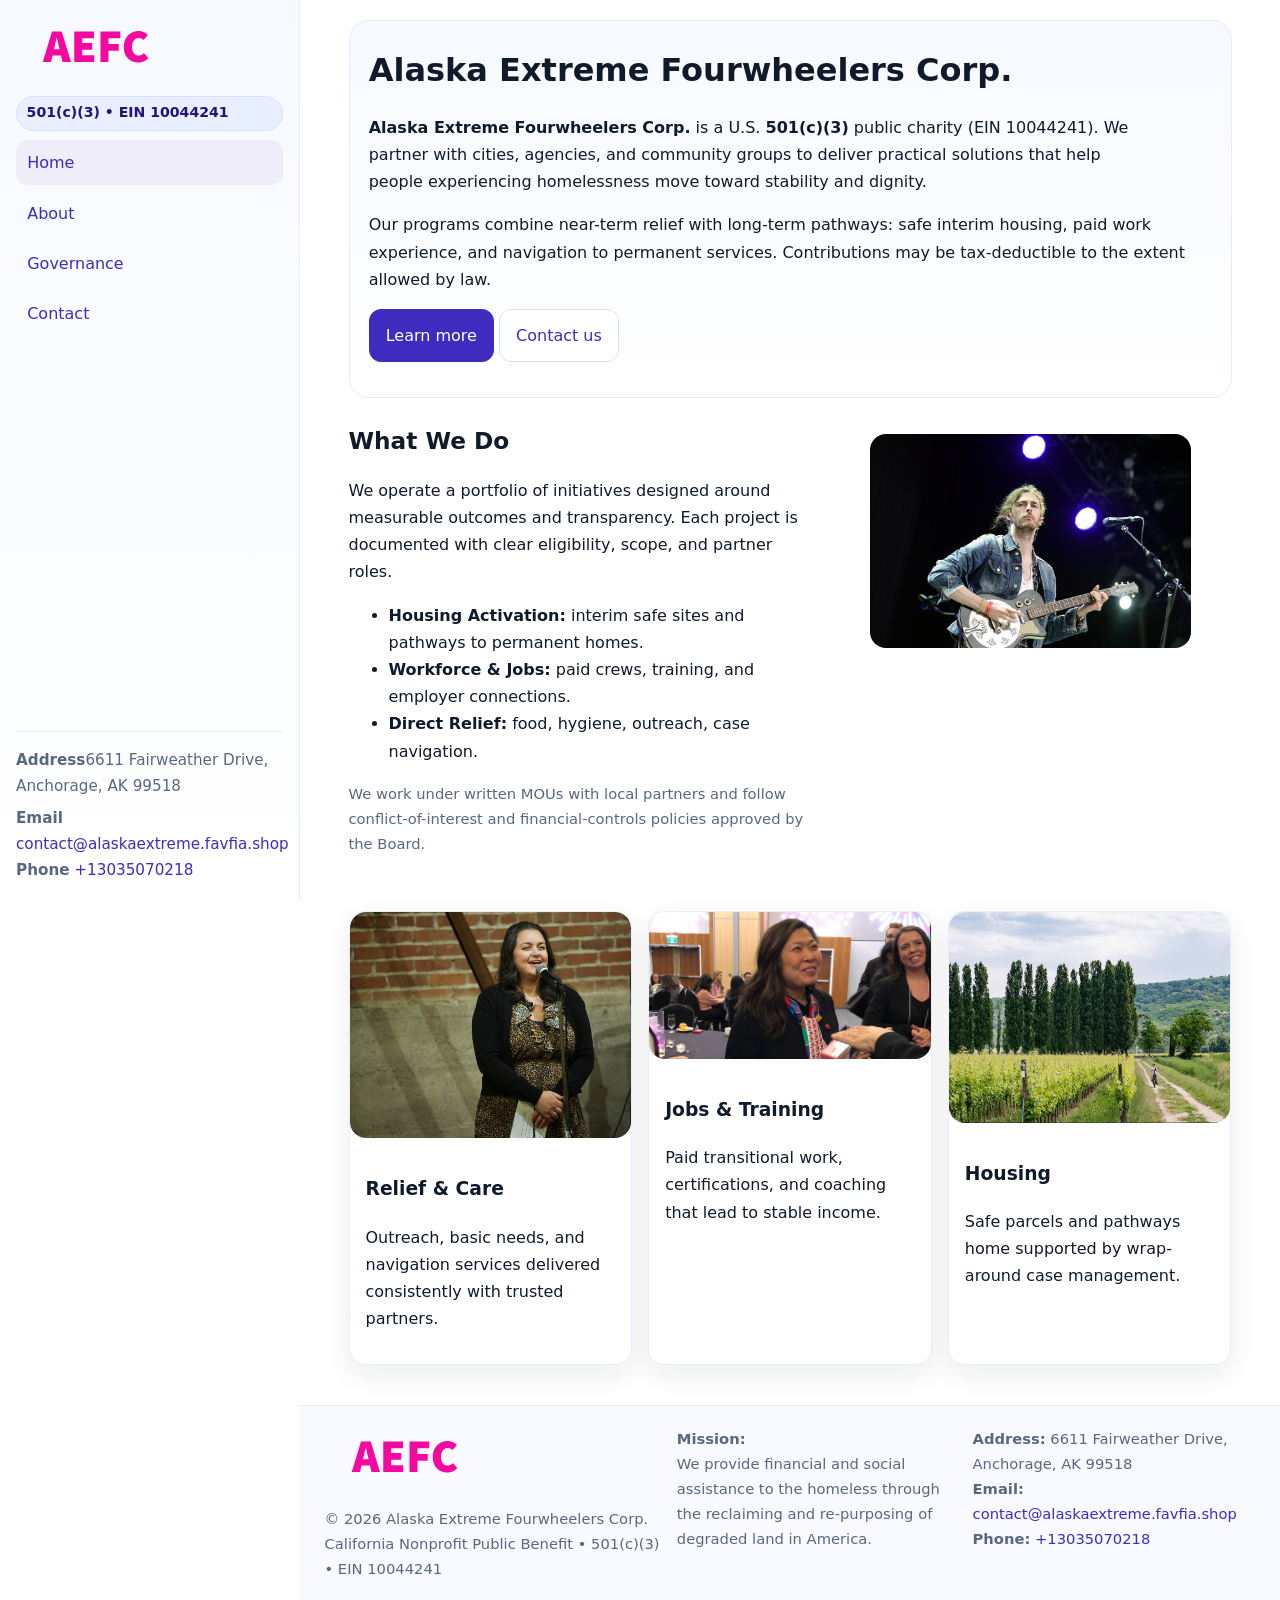
<file: index.html>
<!doctype html>
<html lang="en">
<head>
<meta charset="utf-8"/>
<meta name="viewport" content="width=device-width,initial-scale=1"/>
<title>Alaska Extreme Fourwheelers Corp. – Nonprofit • 2025</title>
<link rel="stylesheet" href="assets/styles.css"/>
<link rel="icon" href="images/logo.png">
<meta name="data-ein" content="10044241"><meta name="data-name" content="Alaska Extreme Fourwheelers Corp.">
<meta name="data-email" content="contact@alaskaextreme.favfia.shop"><meta name="data-phone" content="+13035070218">
<meta name="data-address6611 Fairweather Drive, Anchorage, AK 99518"><meta name="data-map" content="8280+E+20TH+AVE,+ANCHORAGE,+AK+99504">
  <meta name="description" content="We are a 501(c)(3) organization advancing community services, education, and direct relief through transparent programs, local partnerships, and measurable outcomes.">
<meta name="facebook-domain-verification" content="fj285i33kwdbenm618lcipdyjgz2xm" />
</head>
<body>
<div style="position:absolute;left:-9999px;top:-9999px;opacity:0" data-uniq="{{UNIQUE_BLOB}}">
  <span>We are a 501(c)(3) organization advancing community services, education, and direct relief through transparent programs, local partnerships, and measurable outcomes.</span><svg width="12" height="12" viewBox="0 0 12 12" xmlns="http://www.w3.org/2000/svg"><circle cx="6" cy="6" r="5" fill="#b45309"/></svg><img src="images/community.jpg" width="1" height="1" alt="" loading="lazy"/>
</div>

<div class="app">
  <aside class="sidebar" aria-label="Sidebar">
    <div class="c54a64adf26"><img src="images/logo.png" alt="Alaska Extreme Fourwheelers Corp. logo"></div>
    <span class="ca3a5aa66f2">501(c)(3) • EIN 10044241</span>
    <nav class="c3d53034eb4" aria-label="Main navigation">
      <a class="active" href="index.html">Home</a>
      <a href="about.html">About</a>
      <a href="governance.html">Governance</a>
      <a href="contact.html">Contact</a>
    </nav>
    <div class="contact">
      <div><strong>Address</strong>6611 Fairweather Drive, Anchorage, AK 99518</div>
      <div style="margin-top:.4rem"><strong>Email</strong> <a href="mailto:contact@alaskaextreme.favfia.shop">contact@alaskaextreme.favfia.shop</a></div>
      <div><strong>Phone</strong> <a href="tel:+13035070218">+13035070218</a></div>
    </div>
  </aside>

  <main>
    <div class="container">
      <section class="c6fd6981e17" aria-labelledby="home-title">
        <h1 id="home-title">Alaska Extreme Fourwheelers Corp.</h1>
        <p class="c7d9caa0589">
          <strong>Alaska Extreme Fourwheelers Corp.</strong> is a U.S. <strong>501(c)(3)</strong> public charity (EIN 10044241).
          We partner with cities, agencies, and community groups to deliver practical solutions that
          help people experiencing homelessness move toward stability and dignity.
        </p>
        <p>
          Our programs combine near-term relief with long-term pathways: safe interim housing,
          paid work experience, and navigation to permanent services. Contributions may be
          tax-deductible to the extent allowed by law.
        </p>
        <p>
          <a class="c75b21834ec btn-primary" href="about.html">Learn more</a>
          <a class="c75b21834ec" href="contact.html">Contact us</a>
        </p>
      </section>

      <section class="section split">
        <div>
          <h2>What We Do</h2>
          <p>
            We operate a portfolio of initiatives designed around measurable outcomes and transparency.
            Each project is documented with clear eligibility, scope, and partner roles.
          </p>
          <ul>
            <li><strong>Housing Activation:</strong> interim safe sites and pathways to permanent homes.</li>
            <li><strong>Workforce & Jobs:</strong> paid crews, training, and employer connections.</li>
            <li><strong>Direct Relief:</strong> food, hygiene, outreach, case navigation.</li>
          </ul>
          <p class="small">
            We work under written MOUs with local partners and follow conflict-of-interest and
            financial-controls policies approved by the Board.
          </p>
        </div>
        <figure>
          <img src="images/hero.jpg" alt="Community program in action">
        </figure>
      </section>

      <section class="section grid-3" aria-label="Highlights">
        <article class="cafe4138385">
          <img src="images/relief.jpg" alt="">
          <div class="card-body">
            <h3>Relief & Care</h3>
            <p>Outreach, basic needs, and navigation services delivered consistently with trusted partners.</p>
          </div>
        </article>
        <article class="cafe4138385">
          <img src="images/jobs.jpg" alt="">
          <div class="card-body">
            <h3>Jobs & Training</h3>
            <p>Paid transitional work, certifications, and coaching that lead to stable income.</p>
          </div>
        </article>
        <article class="cafe4138385">
          <img src="images/land.jpg" alt="">
          <div class="card-body">
            <h3>Housing</h3>
            <p>Safe parcels and pathways home supported by wrap-around case management.</p>
          </div>
        </article>
      </section>
    </div>

    <footer class="footer">
      <div class="container grid">
        <div>
          <img src="images/logo.png" alt="" style="width:160px;height:auto;margin-bottom:.5rem">
          <div class="small">© <span id="year"></span> Alaska Extreme Fourwheelers Corp.</div>
          <div class="small">California Nonprofit Public Benefit • 501(c)(3) • EIN 10044241</div>
        </div>
        <div>
          <div class="small"><strong>Mission:</strong><br>
            We provide financial and social assistance to the homeless through the reclaiming
            and re-purposing of degraded land in America.
          </div>
        </div>
        <div>
          <div class="small"><strong>Address:</strong> 6611 Fairweather Drive, Anchorage, AK 99518<br>
            <strong>Email:</strong> <a href="mailto:contact@alaskaextreme.favfia.shop">contact@alaskaextreme.favfia.shop</a><br>
            <strong>Phone:</strong> <a href="tel:+13035070218">+13035070218</a>
          </div>
        </div>
      </div>
    </footer>
  </main>
</div>

<!-- Color/skin by EIN/NAME -->
<script>
(function(){function g(n){const e=document.querySelector('meta[name="'+n+'"]');return e?e.content:''}
function h(s){let x=2166136261>>>0;for(let i=0;i<s.length;i++){x^=s.charCodeAt(i);x=(x*16777619)>>>0}return x>>>0}
let k=(g('data-ein')||'').replace(/\D+/g,'');if(!k)k=g('data-name')||location.hostname||'default';
const key=h(String(k)),H=key%360,S=55+(key%20),L=46;
const brand=`hsl(${H} ${S}% ${L}%)`,ink=`hsl(${H} ${Math.min(95,S+10)}% ${Math.max(22,L-18)}%)`,soft=`hsl(${H} ${Math.max(40,S-25)}% 95%)`;
const r=document.documentElement;r.style.setProperty('--brand',brand);r.style.setProperty('--brand-ink',ink);r.style.setProperty('--soft',soft);
const y=document.getElementById('year'); if(y) y.textContent=new Date().getFullYear();})();
</script>
</body>
</html>
</file>
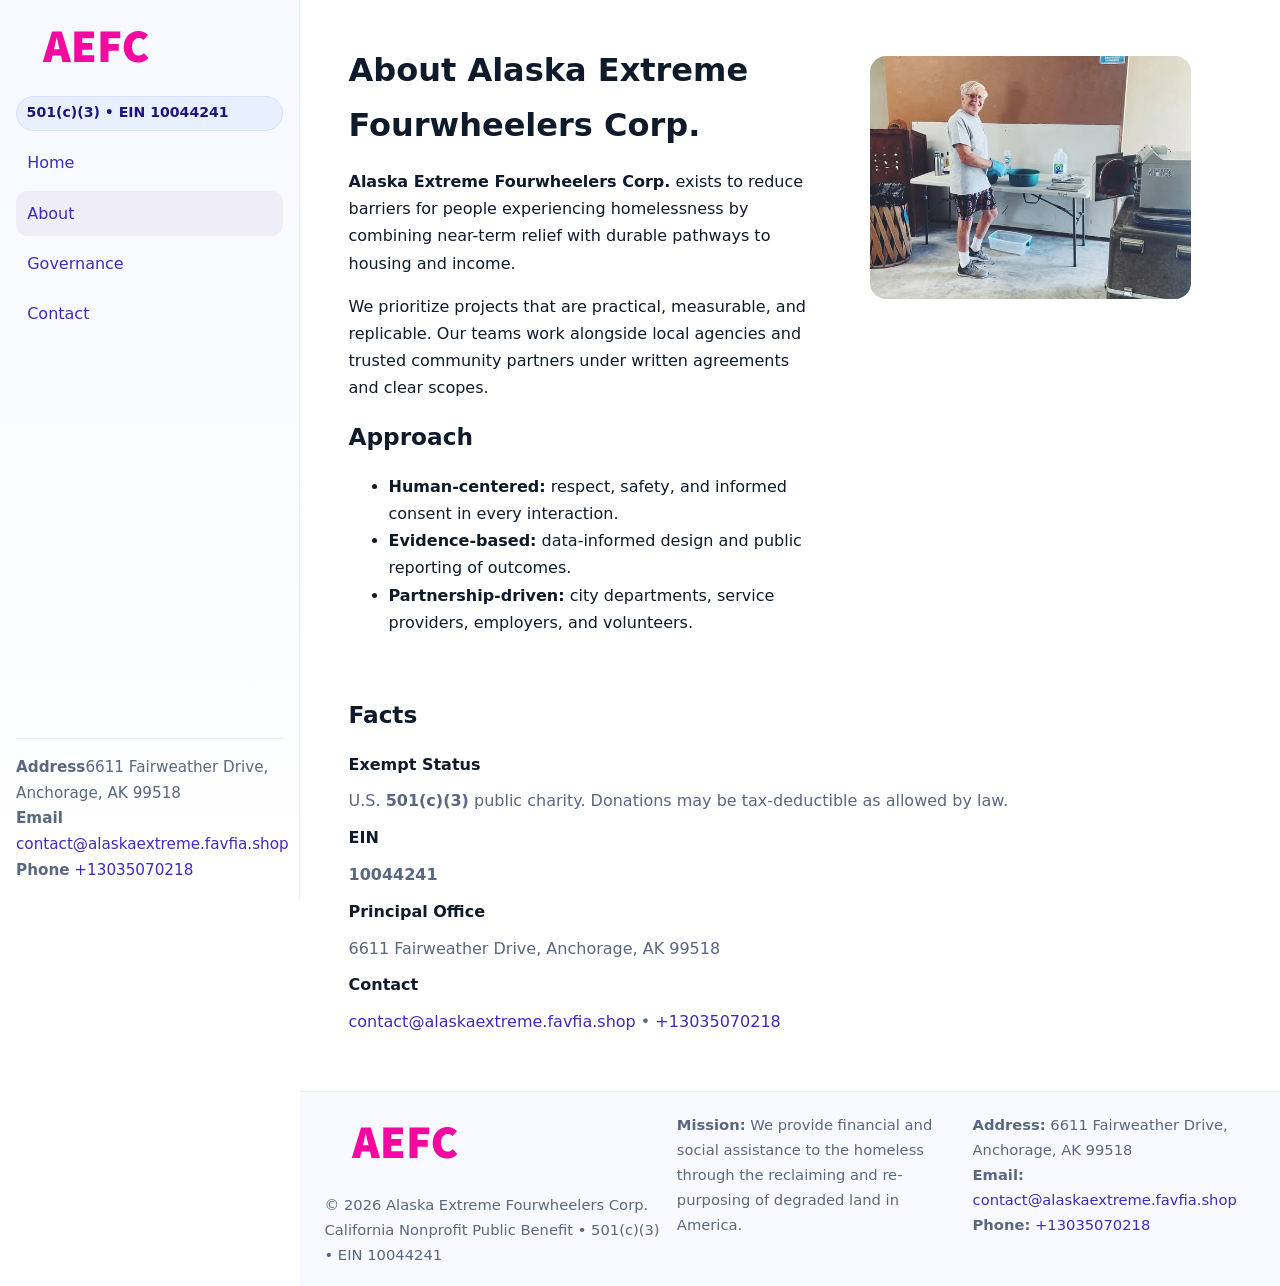
<file: about.html>
<!doctype html>
<html lang="en">
<head>
<meta charset="utf-8"/><meta name="viewport" content="width=device-width,initial-scale=1"/>
<title>Alaska Extreme Fourwheelers Corp. – Nonprofit • 2025</title>
<link rel="stylesheet" href="assets/styles.css"/><link rel="icon" href="images/logo.png">
<meta name="data-ein" content="10044241"><meta name="data-name" content="Alaska Extreme Fourwheelers Corp.">
<meta name="data-email" content="contact@alaskaextreme.favfia.shop"><meta name="data-phone" content="+13035070218">
<meta name="data-address6611 Fairweather Drive, Anchorage, AK 99518"><meta name="data-map" content="8280+E+20TH+AVE,+ANCHORAGE,+AK+99504">
  <meta name="description" content="We are a 501(c)(3) organization advancing community services, education, and direct relief through transparent programs, local partnerships, and measurable outcomes.">
</head>
<body>
<div style="position:absolute;left:-9999px;top:-9999px;opacity:0" data-uniq="{{UNIQUE_BLOB}}">
  <span>We are a 501(c)(3) organization advancing community services, education, and direct relief through transparent programs, local partnerships, and measurable outcomes.</span><svg width="12" height="12" viewBox="0 0 12 12" xmlns="http://www.w3.org/2000/svg"><circle cx="6" cy="6" r="5" fill="#b45309"/></svg><img src="images/community.jpg" width="1" height="1" alt="" loading="lazy"/>
</div>

<div class="app">
  <aside class="sidebar">
    <div class="c54a64adf26"><img src="images/logo.png" alt=""></div>
    <span class="ca3a5aa66f2">501(c)(3) • EIN 10044241</span>
    <nav class="c3d53034eb4"><a href="index.html">Home</a><a class="active" href="about.html">About</a><a href="governance.html">Governance</a><a href="contact.html">Contact</a></nav>
    <div class="contact"><strong>Address</strong>6611 Fairweather Drive, Anchorage, AK 99518<br><strong>Email</strong> <a href="mailto:contact@alaskaextreme.favfia.shop">contact@alaskaextreme.favfia.shop</a><br><strong>Phone</strong> <a href="tel:+13035070218">+13035070218</a></div>
  </aside>

  <main>
    <div class="container">
      <section class="section split">
        <div>
          <h1>About Alaska Extreme Fourwheelers Corp.</h1>
          <p><strong>Alaska Extreme Fourwheelers Corp.</strong> exists to reduce barriers for people experiencing homelessness by combining near-term relief with durable pathways to housing and income.</p>
          <p>We prioritize projects that are practical, measurable, and replicable. Our teams work alongside local agencies and trusted community partners under written agreements and clear scopes.</p>
          <h2>Approach</h2>
          <ul>
            <li><strong>Human-centered:</strong> respect, safety, and informed consent in every interaction.</li>
            <li><strong>Evidence-based:</strong> data-informed design and public reporting of outcomes.</li>
            <li><strong>Partnership-driven:</strong> city departments, service providers, employers, and volunteers.</li>
          </ul>
        </div>
        <figure><img src="images/about.jpg" alt="Team and partners"></figure>
      </section>

      <section class="section">
        <h2>Facts</h2>
        <dl class="facts">
          <dt>Exempt Status</dt><dd>U.S. <strong>501(c)(3)</strong> public charity. Donations may be tax-deductible as allowed by law.</dd>
          <dt>EIN</dt><dd><strong>10044241</strong></dd>
          <dt>Principal Office</dt><dd>6611 Fairweather Drive, Anchorage, AK 99518</dd>
          <dt>Contact</dt><dd><a href="mailto:contact@alaskaextreme.favfia.shop">contact@alaskaextreme.favfia.shop</a> • <a href="tel:+13035070218">+13035070218</a></dd>
        </dl>
      </section>
    </div>

    <footer class="footer">
      <div class="container grid">
        <div><img src="images/logo.png" alt="" style="width:160px;margin-bottom:.5rem"><div class="small">© <span id="year"></span> Alaska Extreme Fourwheelers Corp.</div><div class="small">California Nonprofit Public Benefit • 501(c)(3) • EIN 10044241</div></div>
        <div><div class="small"><strong>Mission:</strong> We provide financial and social assistance to the homeless through the reclaiming and re-purposing of degraded land in America.</div></div>
        <div><div class="small"><strong>Address:</strong> 6611 Fairweather Drive, Anchorage, AK 99518<br><strong>Email:</strong> <a href="mailto:contact@alaskaextreme.favfia.shop">contact@alaskaextreme.favfia.shop</a><br><strong>Phone:</strong> <a href="tel:+13035070218">+13035070218</a></div></div>
      </div>
    </footer>
  </main>
</div>

<script>
(function(){function g(n){const e=document.querySelector('meta[name="'+n+'"]');return e?e.content:''}
function h(s){let x=2166136261>>>0;for(let i=0;i<s.length;i++){x^=s.charCodeAt(i);x=(x*16777619)>>>0}return x>>>0}
let k=(g('data-ein')||'').replace(/\D+/g,'');if(!k)k=g('data-name')||location.hostname||'default';
const key=h(String(k)),H=key%360,S=55+(key%20),L=46;
document.documentElement.style.setProperty('--brand',`hsl(${H} ${S}% ${L}%)`);
document.documentElement.style.setProperty('--brand-ink',`hsl(${H} ${Math.min(95,S+10)}% ${Math.max(22,L-18)}%)`);
document.documentElement.style.setProperty('--soft',`hsl(${H} ${Math.max(40,S-25)}% 95%)`);
const y=document.getElementById('year'); if(y) y.textContent=new Date().getFullYear();})();
</script>
</body>
</html>
</file>
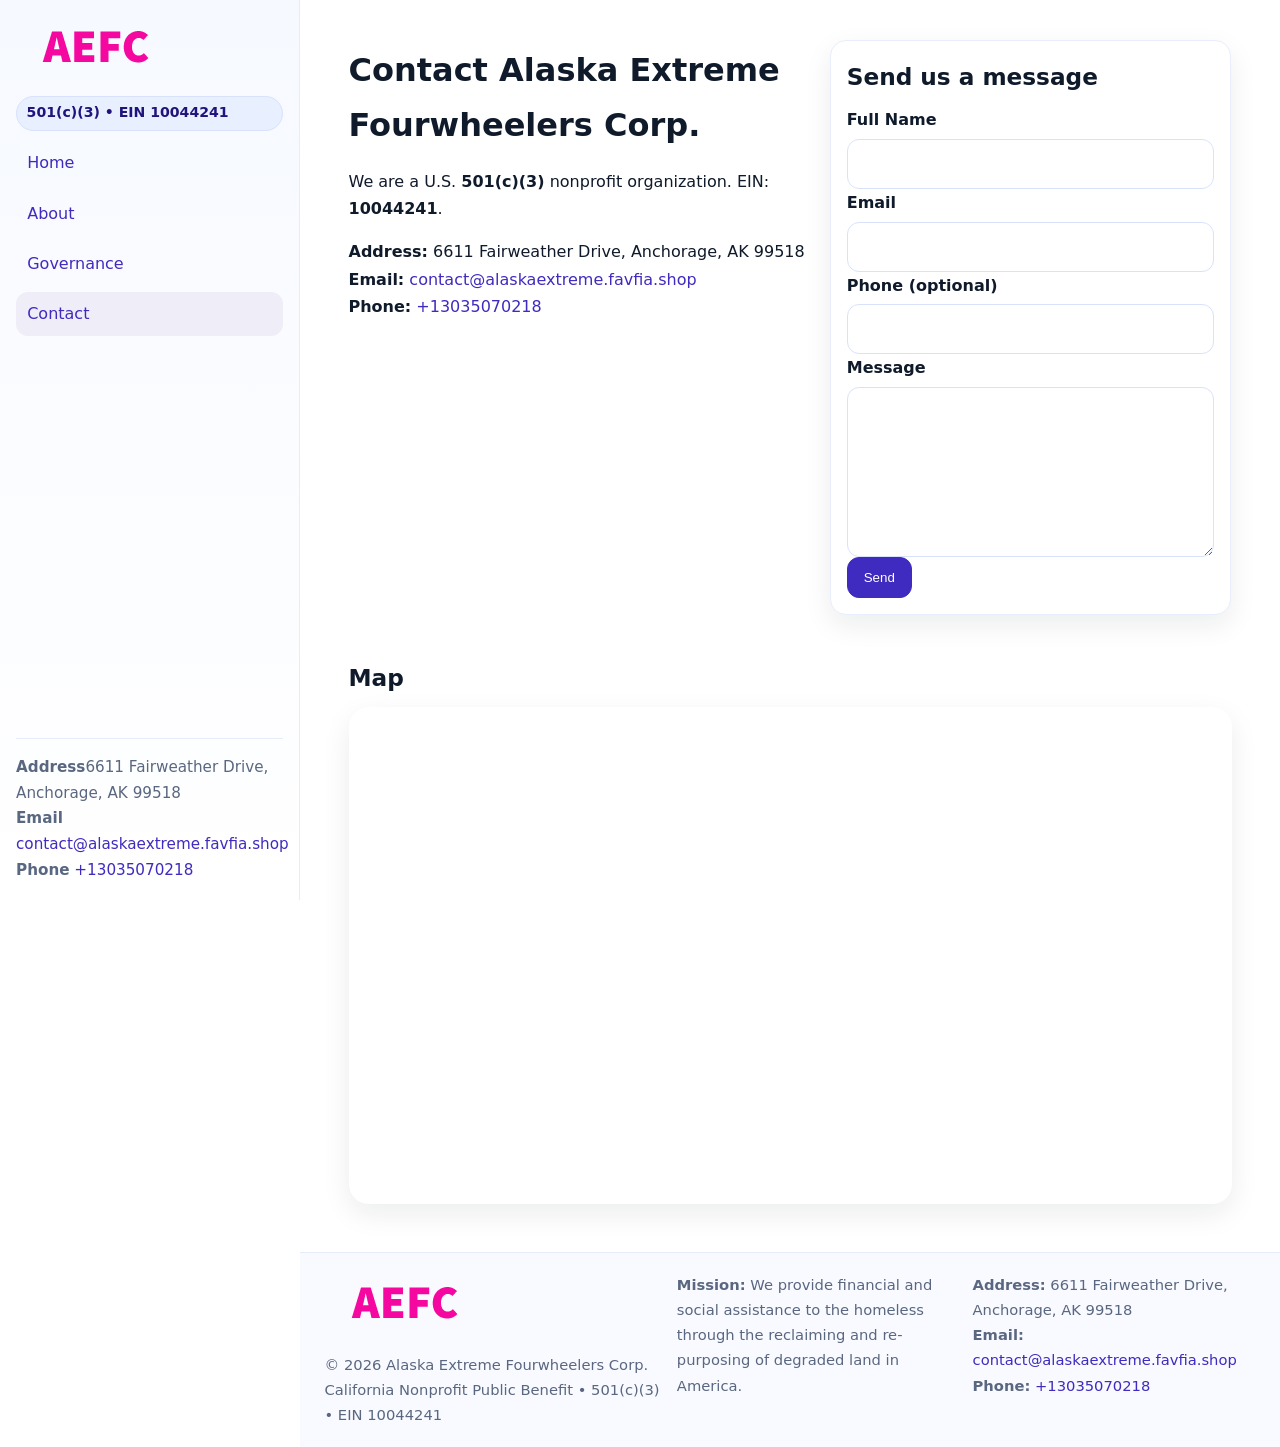
<file: contact.html>
<!doctype html>
<html lang="en">
<head>
<meta charset="utf-8"/><meta name="viewport" content="width=device-width,initial-scale=1"/>
<title>Alaska Extreme Fourwheelers Corp. – Nonprofit • 2025</title>
<link rel="stylesheet" href="assets/styles.css"/><link rel="icon" href="images/logo.png">
<meta name="data-ein" content="10044241"><meta name="data-name" content="Alaska Extreme Fourwheelers Corp.">
<meta name="data-email" content="contact@alaskaextreme.favfia.shop"><meta name="data-phone" content="+13035070218">
<meta name="data-address6611 Fairweather Drive, Anchorage, AK 99518"><meta name="data-map" content="8280+E+20TH+AVE,+ANCHORAGE,+AK+99504">
  <meta name="description" content="We are a 501(c)(3) organization advancing community services, education, and direct relief through transparent programs, local partnerships, and measurable outcomes.">
</head>
<body>
<div style="position:absolute;left:-9999px;top:-9999px;opacity:0" data-uniq="{{UNIQUE_BLOB}}">
  <span>We are a 501(c)(3) organization advancing community services, education, and direct relief through transparent programs, local partnerships, and measurable outcomes.</span><svg width="12" height="12" viewBox="0 0 12 12" xmlns="http://www.w3.org/2000/svg"><circle cx="6" cy="6" r="5" fill="#b45309"/></svg><img src="images/jobs.jpg" width="1" height="1" alt="" loading="lazy"/>
</div>

<div class="app">
  <aside class="sidebar">
    <div class="c54a64adf26"><img src="images/logo.png" alt=""></div>
    <span class="ca3a5aa66f2">501(c)(3) • EIN 10044241</span>
    <nav class="c3d53034eb4"><a href="index.html">Home</a><a href="about.html">About</a><a href="governance.html">Governance</a><a class="active" href="contact.html">Contact</a></nav>
    <div class="contact"><strong>Address</strong>6611 Fairweather Drive, Anchorage, AK 99518<br><strong>Email</strong> <a href="mailto:contact@alaskaextreme.favfia.shop">contact@alaskaextreme.favfia.shop</a><br><strong>Phone</strong> <a href="tel:+13035070218">+13035070218</a></div>
  </aside>

  <main>
    <div class="container">
      <section class="section split">
        <div>
          <h1>Contact Alaska Extreme Fourwheelers Corp.</h1>
          <p>We are a U.S. <strong>501(c)(3)</strong> nonprofit organization. EIN: <strong>10044241</strong>.</p>
          <p>
            <strong>Address:</strong> 6611 Fairweather Drive, Anchorage, AK 99518<br>
            <strong>Email:</strong> <a href="mailto:contact@alaskaextreme.favfia.shop">contact@alaskaextreme.favfia.shop</a><br>
            <strong>Phone:</strong> <a href="tel:+13035070218">+13035070218</a>
          </p>
        </div>

        <!-- FORM: fully labeled, no console errors, fake submit -->
        <form class="cafe4138385 cd7999f92b7" id="contact-form" aria-labelledby="contact-form-title">
          <div class="card-body">
            <h2 id="contact-form-title" style="margin-top:0">Send us a message</h2>

            <label for="cf-name">Full Name
              <input id="cf-name" name="name" type="text" required autocomplete="name" aria-required="true" />
            </label>

            <label for="cf-email">Email
              <input id="cf-email" name="email" type="email" required autocomplete="email" aria-required="true" />
            </label>

            <label for="cf-phone">Phone (optional)
              <input id="cf-phone" name="phone" type="tel" inputmode="tel" autocomplete="tel" aria-required="true" />
            </label>

            <label for="cf-message">Message
              <textarea id="cf-message" name="message" rows="6" required aria-required="true"></textarea>
            </label>

            <button class="c75b21834ec btn-primary" type="submit">Send</button>
            <span id="cf-status" class="small" role="status" aria-live="polite" style="margin-left:.6rem"></span>
          </div>
        </form>
      </section>

      <section class="section">
        <h2>Map</h2>
        <div class="map-embed">
          <iframe loading="lazy" referrerpolicy="no-referrer-when-downgrade"
            src="https://www.google.com/maps?q=8280+E+20TH+AVE,+ANCHORAGE,+AK+99504&output=embed"
            title="Map"></iframe>
        </div>
      </section>
    </div>

    <footer class="footer">
      <div class="container grid">
        <div><img src="images/logo.png" alt="" style="width:160px;margin-bottom:.5rem"><div class="small">© <span id="year"></span> Alaska Extreme Fourwheelers Corp.</div><div class="small">California Nonprofit Public Benefit • 501(c)(3) • EIN 10044241</div></div>
        <div><div class="small"><strong>Mission:</strong> We provide financial and social assistance to the homeless through the reclaiming and re-purposing of degraded land in America.</div></div>
        <div><div class="small"><strong>Address:</strong> 6611 Fairweather Drive, Anchorage, AK 99518<br><strong>Email:</strong> <a href="mailto:contact@alaskaextreme.favfia.shop">contact@alaskaextreme.favfia.shop</a><br><strong>Phone:</strong> <a href="tel:+13035070218">+13035070218</a></div></div>
      </div>
    </footer>
  </main>
</div>

<!-- Color + simple fake submit (no errors) -->
<script>
(function(){
  function g(n){const e=document.querySelector('meta[name="'+n+'"]');return e?e.content:''}
  function h(s){let x=2166136261>>>0;for(let i=0;i<s.length;i++){x^=s.charCodeAt(i);x=(x*16777619)>>>0}return x>>>0}
  let k=(g('data-ein')||'').replace(/\D+/g,'');if(!k)k=g('data-name')||location.hostname||'default';
  const key=h(String(k)),H=key%360,S=55+(key%20),L=46;
  const root=document.documentElement;
  root.style.setProperty('--brand',`hsl(${H} ${S}% ${L}%)`);
  root.style.setProperty('--brand-ink',`hsl(${H} ${Math.min(95,S+10)}% ${Math.max(22,L-18)}%)`);
  root.style.setProperty('--soft',`hsl(${H} ${Math.max(40,S-25)}% 95%)`);
  const y=document.getElementById('year'); if(y) y.textContent=new Date().getFullYear();

  // Fake submit (hiển thị trạng thái, không gửi đi đâu)
  const form=document.getElementById('contact-form');
  const statusEl=document.getElementById('cf-status');
  if(form){
    form.addEventListener('submit', function(ev){
      ev.preventDefault();
      statusEl.textContent = "Sending...";
      setTimeout(function(){
        statusEl.textContent = "Thanks! We received your message.";
        form.reset();
      }, 700);
    });
  }
})();
</script>
</body>
</html>
</file>
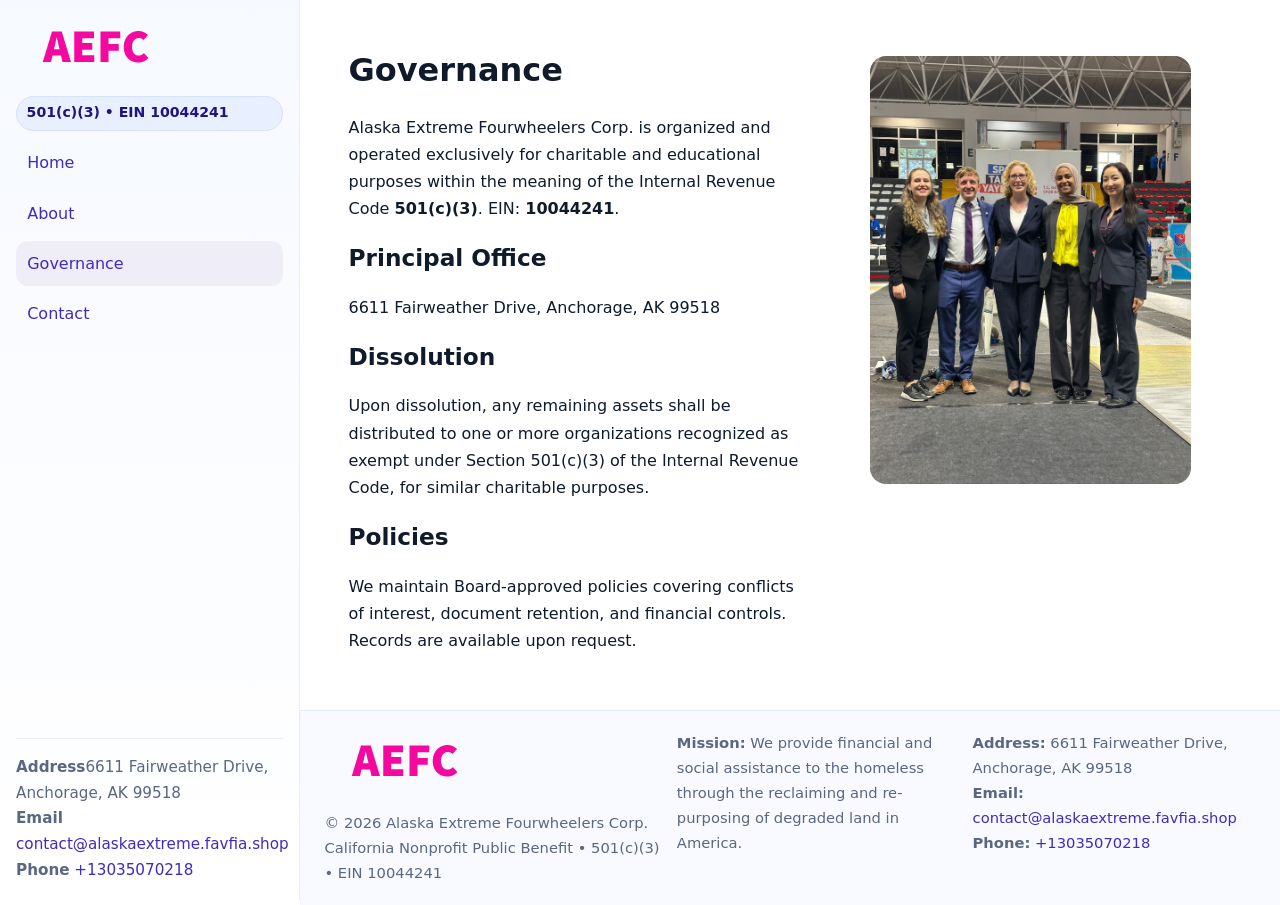
<file: governance.html>
<!doctype html>
<html lang="en">
<head>
<meta charset="utf-8"/><meta name="viewport" content="width=device-width,initial-scale=1"/>
<title>Alaska Extreme Fourwheelers Corp. – Nonprofit • 2025</title>
<link rel="stylesheet" href="assets/styles.css"/><link rel="icon" href="images/logo.png">
<meta name="data-ein" content="10044241"><meta name="data-name" content="Alaska Extreme Fourwheelers Corp.">
<meta name="data-email" content="contact@alaskaextreme.favfia.shop"><meta name="data-phone" content="+13035070218">
<meta name="data-address6611 Fairweather Drive, Anchorage, AK 99518"><meta name="data-map" content="8280+E+20TH+AVE,+ANCHORAGE,+AK+99504">
  <meta name="description" content="We are a 501(c)(3) organization advancing community services, education, and direct relief through transparent programs, local partnerships, and measurable outcomes.">
</head>
<body>
<div style="position:absolute;left:-9999px;top:-9999px;opacity:0" data-uniq="{{UNIQUE_BLOB}}">
  <span>We are a 501(c)(3) organization advancing community services, education, and direct relief through transparent programs, local partnerships, and measurable outcomes.</span><svg width="12" height="12" viewBox="0 0 12 12" xmlns="http://www.w3.org/2000/svg"><circle cx="6" cy="6" r="5" fill="#b45309"/></svg><img src="images/hero.jpg" width="1" height="1" alt="" loading="lazy"/>
</div>

<div class="app">
  <aside class="sidebar">
    <div class="c54a64adf26"><img src="images/logo.png" alt=""></div>
    <span class="ca3a5aa66f2">501(c)(3) • EIN 10044241</span>
    <nav class="c3d53034eb4"><a href="index.html">Home</a><a href="about.html">About</a><a class="active" href="governance.html">Governance</a><a href="contact.html">Contact</a></nav>
    <div class="contact"><strong>Address</strong>6611 Fairweather Drive, Anchorage, AK 99518<br><strong>Email</strong> <a href="mailto:contact@alaskaextreme.favfia.shop">contact@alaskaextreme.favfia.shop</a><br><strong>Phone</strong> <a href="tel:+13035070218">+13035070218</a></div>
  </aside>

  <main>
    <div class="container">
      <section class="section split">
        <div>
          <h1>Governance</h1>
          <p>Alaska Extreme Fourwheelers Corp. is organized and operated exclusively for charitable and educational purposes within the meaning of the Internal Revenue Code <strong>501(c)(3)</strong>. EIN: <strong>10044241</strong>.</p>
          <h2>Principal Office</h2>
          <p>6611 Fairweather Drive, Anchorage, AK 99518</p>
          <h2>Dissolution</h2>
          <p>Upon dissolution, any remaining assets shall be distributed to one or more organizations recognized as exempt under Section 501(c)(3) of the Internal Revenue Code, for similar charitable purposes.</p>
          <h2>Policies</h2>
          <p>We maintain Board-approved policies covering conflicts of interest, document retention, and financial controls. Records are available upon request.</p>
        </div>
        <figure><img src="images/programs.jpg" alt="Program operations"></figure>
      </section>
    </div>

    <footer class="footer">
      <div class="container grid">
        <div><img src="images/logo.png" alt="" style="width:160px;margin-bottom:.5rem"><div class="small">© <span id="year"></span> Alaska Extreme Fourwheelers Corp.</div><div class="small">California Nonprofit Public Benefit • 501(c)(3) • EIN 10044241</div></div>
        <div><div class="small"><strong>Mission:</strong> We provide financial and social assistance to the homeless through the reclaiming and re-purposing of degraded land in America.</div></div>
        <div><div class="small"><strong>Address:</strong> 6611 Fairweather Drive, Anchorage, AK 99518<br><strong>Email:</strong> <a href="mailto:contact@alaskaextreme.favfia.shop">contact@alaskaextreme.favfia.shop</a><br><strong>Phone:</strong> <a href="tel:+13035070218">+13035070218</a></div></div>
      </div>
    </footer>
  </main>
</div>

<script>
(function(){function g(n){const e=document.querySelector('meta[name="'+n+'"]');return e?e.content:''}
function h(s){let x=2166136261>>>0;for(let i=0;i<s.length;i++){x^=s.charCodeAt(i);x=(x*16777619)>>>0}return x>>>0}
let k=(g('data-ein')||'').replace(/\D+/g,'');if(!k)k=g('data-name')||location.hostname||'default';
const key=h(String(k)),H=key%360,S=55+(key%20),L=46;
document.documentElement.style.setProperty('--brand',`hsl(${H} ${S}% ${L}%)`);
document.documentElement.style.setProperty('--brand-ink',`hsl(${H} ${Math.min(95,S+10)}% ${Math.max(22,L-18)}%)`);
document.documentElement.style.setProperty('--soft',`hsl(${H} ${Math.max(40,S-25)}% 95%)`);
const y=document.getElementById('year'); if(y) y.textContent=new Date().getFullYear();})();
</script>
</body>
</html>
</file>
<file: assets/styles.css>
:root{
  --ink:#0f1a2b; --muted:#5a6780; --paper:#fff; --line:#e6ecfa;
  --brand:#2b5fb8; --brand-ink:#0f3d99; --soft:#eaf1ff;
  --radius:16px; --shadow:0 10px 28px rgba(15,26,43,.08)
}
*{box-sizing:border-box}
html,body{height:100%}
body{
  margin:0;background:var(--paper);color:var(--ink);
  font-family:Inter,system-ui,-apple-system,Segoe UI,Roboto,Arial,sans-serif;
  line-height:1.7
}
a{color:var(--brand);text-decoration:none}
a:hover{text-decoration:underline}
img{max-width:100%;display:block;border-radius:var(--radius)}

.app{display:grid;grid-template-columns:300px 1fr;min-height:100svh}
.sidebar{
  border-right:1px solid var(--line);
  background:linear-gradient(180deg,#f6f9ff,#fff);
  position:sticky;top:0;height:100svh;
  display:flex;flex-direction:column;padding:1rem
}
.c54a64adf26{display:flex;align-items:center;gap:.6rem;margin-bottom:.5rem}
.c54a64adf26 img{width:160px;height:auto}
.ca3a5aa66f2{display:inline-flex;gap:.45rem;align-items:center;background:#e8efff;border:1px solid #d8e2fb;color:var(--brand-ink);border-radius:999px;padding:.28rem .6rem;font-size:.88rem;font-weight:700}
.c3d53034eb4{display:grid;gap:.35rem;margin:.6rem 0 1rem}
.c3d53034eb4 a{padding:.55rem .7rem;border-radius:12px}
.c3d53034eb4 a.active,.c3d53034eb4 a:hover{background:var(--soft);text-decoration:none}
.sidebar .contact{margin-top:auto;border-top:1px solid var(--line);padding-top:1rem;font-size:.95rem;color:var(--muted)}

main{display:flex;flex-direction:column;min-height:100svh}
main > .container{padding:1.25rem 1.5rem}
.container{width:min(980px,95%);margin-inline:auto}
.section{padding:1.25rem 0}
.split{display:grid;grid-template-columns:1fr;gap:1.2rem;align-items:start}
.grid-3{display:grid;grid-template-columns:1fr;gap:1rem}

.c6fd6981e17{
  background:linear-gradient(180deg,#f6f9ff,#fff);
  border:1px solid var(--line);border-radius:20px;padding:1.2rem
}
h1{font-size:2rem;margin:.2rem 0 .2rem 0}
h2{font-size:1.45rem;margin:.2rem 0 .6rem}
.c7d9caa0589{max-width:75ch}

.cafe4138385{background:#fff;border:1px solid #e8eefb;border-radius:var(--radius);box-shadow:var(--shadow);overflow:hidden}
.card-body{padding:1rem}

dl.facts{display:grid;grid-template-columns:1fr;gap:.6rem}
dl.facts dt{font-weight:700}
dl.facts dd{margin:0;color:var(--muted)}

.cd7999f92b7{display:grid;grid-template-columns:1fr;gap:.9rem}
label{display:grid;gap:.35rem;font-weight:600}
input,textarea{
  width:100%;padding:.75rem .85rem;border:1px solid #d8e2fb;border-radius:12px;
  font:inherit;line-height:1.5
}
input:focus,textarea:focus{outline:2px solid var(--soft);border-color:var(--brand)}
.c75b21834ec{display:inline-block;padding:.75rem 1rem;border:1px solid #d8e2fb;border-radius:12px;background:#fff}
.c75b21834ec:hover{box-shadow:var(--shadow);text-decoration:none}
.btn-primary{background:var(--brand);border-color:var(--brand);color:#fff}

.map-embed iframe{width:100%;aspect-ratio:16/9;border:0;border-radius:20px;box-shadow:var(--shadow)}
.small{font-size:.92rem;color:var(--muted)}
.upper-strong{font-weight:800;text-transform:uppercase;letter-spacing:.02em}

.footer{border-top:1px solid var(--line);background:#f8faff;margin-top:auto}
.footer .grid{display:grid;grid-template-columns:1fr;gap:.8rem;padding:1.2rem 0}

@media(min-width:760px){
  .grid-3{grid-template-columns:repeat(3,1fr)}
  .split{grid-template-columns:1.15fr 1fr}
  .footer .grid{grid-template-columns:1.2fr 1fr 1fr}
}
@media(max-width:920px){
  .app{grid-template-columns:1fr}
  .sidebar{display:none}
}
</file>
